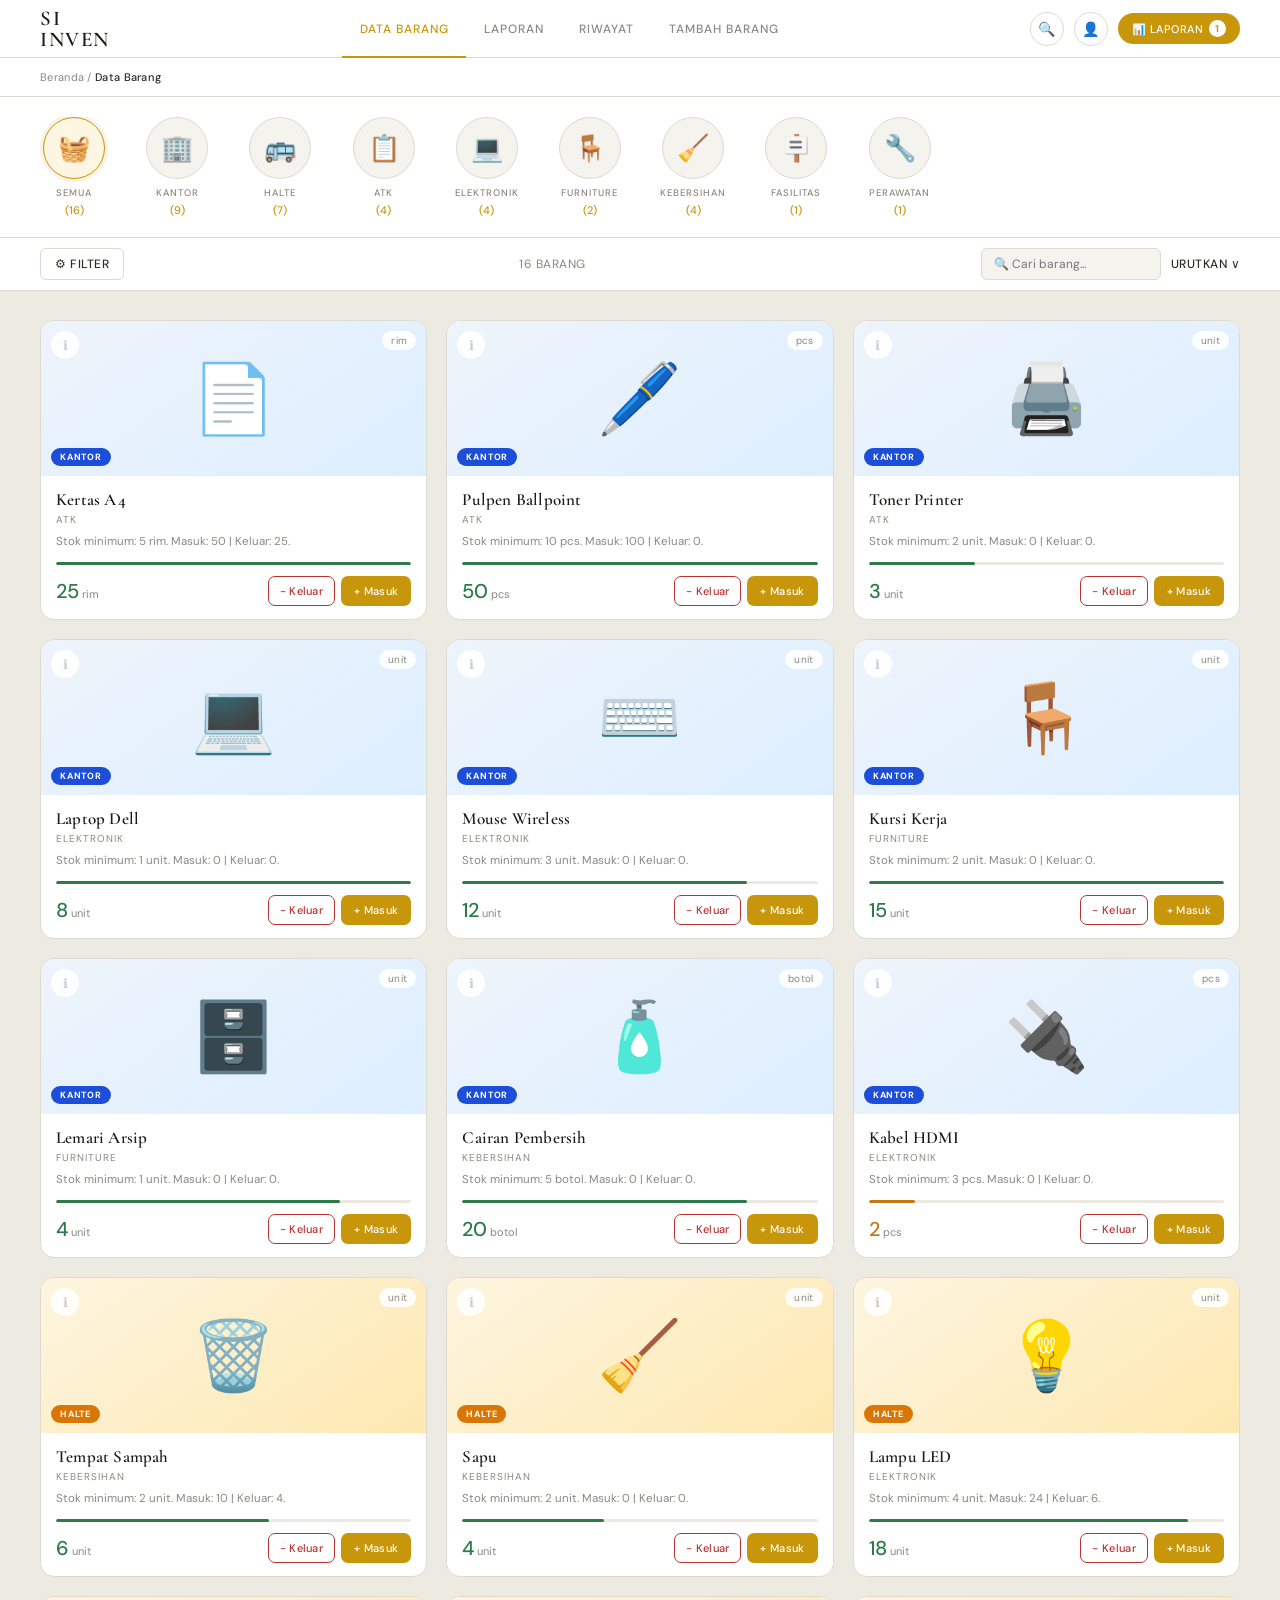
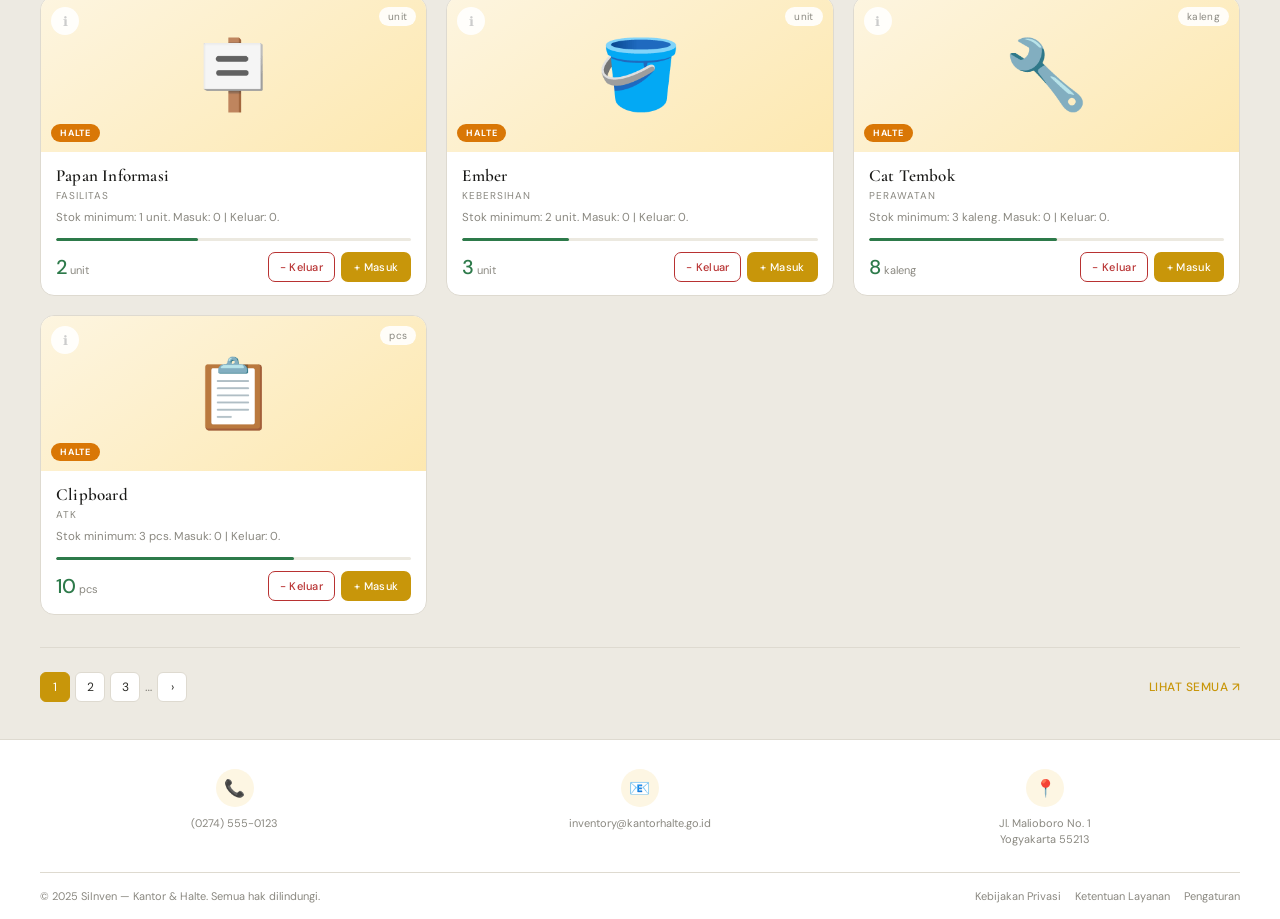
<file: inventory_organic (1).html>
<!DOCTYPE html>
<html lang="id">
<head>
<meta charset="UTF-8">
<meta name="viewport" content="width=device-width, initial-scale=1.0">
<title>SiInven — Sistem Inventory Kantor & Halte</title>
<link href="https://fonts.googleapis.com/css2?family=Cormorant+Garamond:ital,wght@0,400;0,500;0,600;1,400&family=DM+Sans:wght@300;400;500&display=swap" rel="stylesheet">
<style>
*{box-sizing:border-box;margin:0;padding:0}
:root{
  --bg:#edeae2;--white:#ffffff;--black:#1a1a18;
  --gold:#c8960a;--gold2:#e8ae10;--goldbg:#fdf6e3;
  --text:#2c2c28;--muted:#8a8880;--light:#f5f3ee;
  --border:#dedad0;--card:#ffffff;
  --green:#2d7a4a;--red:#b83232;--amber:#c07a10;
  --greenbg:#eaf5ee;--redbg:#fdeaea;--amberbg:#fef6e3;
}
html{scroll-behavior:smooth}
body{font-family:'DM Sans',sans-serif;background:var(--bg);color:var(--text);min-height:100vh;font-size:14px}

/* ===== TOPNAV ===== */
.topnav{background:var(--white);border-bottom:1px solid var(--border);height:58px;display:flex;align-items:center;justify-content:space-between;padding:0 2.5rem;position:sticky;top:0;z-index:200}
.logo{font-family:'Cormorant Garamond',serif;font-size:21px;font-weight:600;letter-spacing:1.5px;line-height:1;color:var(--black);cursor:pointer}
.logo span{display:block}
.nav-menu{display:flex;gap:0;list-style:none}
.nav-menu li a{display:block;padding:0 1.1rem;height:58px;line-height:58px;font-size:12px;font-weight:500;letter-spacing:1px;text-decoration:none;color:var(--muted);transition:color 0.2s;border-bottom:2px solid transparent}
.nav-menu li a.active{color:var(--gold);border-bottom-color:var(--gold)}
.nav-menu li a:hover:not(.active){color:var(--text)}
.nav-right{display:flex;align-items:center;gap:10px}
.nav-icon-btn{width:34px;height:34px;border-radius:50%;border:1px solid var(--border);background:var(--white);display:flex;align-items:center;justify-content:center;cursor:pointer;font-size:14px;transition:all 0.2s}
.nav-icon-btn:hover{background:var(--bg);border-color:var(--gold)}
.notif-btn{background:var(--gold);color:#fff;border:none;border-radius:20px;padding:7px 14px;font-size:11px;font-weight:500;letter-spacing:0.5px;cursor:pointer;display:flex;align-items:center;gap:6px;font-family:inherit;transition:all 0.2s}
.notif-btn:hover{background:var(--gold2);transform:translateY(-1px)}
.notif-badge{background:#fff;color:var(--gold);border-radius:50%;width:17px;height:17px;display:flex;align-items:center;justify-content:center;font-size:10px;font-weight:700}

/* ===== BREADCRUMB ===== */
.breadcrumb{padding:12px 2.5rem;font-size:11px;color:var(--muted);letter-spacing:0.3px;background:var(--white);border-bottom:1px solid var(--border)}
.breadcrumb span{color:var(--text);font-weight:500}

/* ===== CATEGORY SCROLL ===== */
.catbar{background:var(--white);border-bottom:1px solid var(--border);padding:1.25rem 2.5rem}
.catbar-inner{display:flex;gap:2.2rem;overflow-x:auto;scrollbar-width:none;align-items:flex-start}
.catbar-inner::-webkit-scrollbar{display:none}
.cat-item{display:flex;flex-direction:column;align-items:center;gap:8px;cursor:pointer;min-width:68px;transition:all 0.2s}
.cat-circle{width:62px;height:62px;border-radius:50%;border:1.5px solid var(--border);background:var(--light);display:flex;align-items:center;justify-content:center;font-size:26px;transition:all 0.25s}
.cat-item:hover .cat-circle{border-color:var(--gold);background:var(--goldbg)}
.cat-item.active .cat-circle{border-color:var(--gold);background:var(--goldbg);box-shadow:0 0 0 3px rgba(200,150,10,0.12)}
.cat-name{font-size:9.5px;font-weight:500;text-transform:uppercase;letter-spacing:1px;color:var(--muted);text-align:center;line-height:1.3}
.cat-count{font-size:11px;color:var(--gold);font-weight:500;margin-top:-4px}

/* ===== TOOLBAR ===== */
.toolbar{background:var(--white);border-bottom:1px solid var(--border);padding:10px 2.5rem;display:flex;align-items:center;justify-content:space-between}
.filter-btn{display:flex;align-items:center;gap:7px;font-size:12px;font-weight:500;letter-spacing:0.5px;color:var(--text);cursor:pointer;padding:7px 14px;border:1px solid var(--border);border-radius:6px;background:var(--white);font-family:inherit;transition:all 0.2s}
.filter-btn:hover{border-color:var(--gold);background:var(--goldbg)}
.item-count{font-size:12px;color:var(--muted);letter-spacing:0.5px}
.sort-right{display:flex;align-items:center;gap:10px}
.sort-btn{font-size:12px;font-weight:500;letter-spacing:0.5px;color:var(--text);background:none;border:none;cursor:pointer;font-family:inherit;display:flex;align-items:center;gap:4px}
.search-mini{padding:7px 12px;border:1px solid var(--border);border-radius:6px;font-size:12px;font-family:inherit;background:var(--light);color:var(--text);outline:none;width:180px;transition:border-color 0.2s}
.search-mini:focus{border-color:var(--gold);background:#fff}

/* ===== MAIN GRID ===== */
.main{padding:1.8rem 2.5rem}
.products-grid{display:grid;grid-template-columns:repeat(3,1fr);gap:1.2rem}

/* ===== PRODUCT / ITEM CARD ===== */
.pcard{background:var(--card);border:1px solid var(--border);border-radius:14px;overflow:hidden;cursor:pointer;transition:all 0.28s;position:relative;animation:fadeUp 0.35s ease both}
.pcard:hover{transform:translateY(-4px);box-shadow:0 10px 28px rgba(0,0,0,0.09);border-color:rgba(200,150,10,0.35)}
@keyframes fadeUp{from{opacity:0;transform:translateY(14px)}to{opacity:1;transform:translateY(0)}}
.pcard-img{height:155px;background:var(--light);display:flex;align-items:center;justify-content:center;position:relative;overflow:hidden}
.pcard-img.lokasi-kantor{background:linear-gradient(145deg,#eef4fb,#ddeeff)}
.pcard-img.lokasi-halte{background:linear-gradient(145deg,#fdf5e0,#fde8b0)}
.pcard-emoji{font-size:68px;transition:transform 0.4s ease;user-select:none}
.pcard:hover .pcard-emoji{transform:scale(1.08) rotate(-4deg)}
.pcard-weight{position:absolute;top:10px;right:10px;background:rgba(255,255,255,0.88);border-radius:20px;padding:3px 9px;font-size:10px;color:var(--muted);letter-spacing:0.3px;backdrop-filter:blur(4px)}
.fav-btn{position:absolute;top:10px;left:10px;width:28px;height:28px;border-radius:50%;background:rgba(255,255,255,0.88);border:none;cursor:pointer;display:flex;align-items:center;justify-content:center;font-size:13px;color:#ccc;transition:all 0.2s;backdrop-filter:blur(4px)}
.fav-btn:hover,.fav-btn.on{color:#e05050}
.loc-badge{position:absolute;bottom:10px;left:10px;padding:3px 9px;border-radius:20px;font-size:9px;font-weight:700;letter-spacing:0.8px;text-transform:uppercase}
.loc-badge.kantor{background:#1d4ed8;color:#fff}
.loc-badge.halte{background:#d97706;color:#fff}
.pcard-body{padding:13px 15px}
.pcard-name{font-family:'Cormorant Garamond',serif;font-size:17px;font-weight:600;letter-spacing:0.2px;margin-bottom:3px;color:var(--black)}
.pcard-cat{font-size:10px;text-transform:uppercase;letter-spacing:1px;color:var(--muted);margin-bottom:7px}
.pcard-desc{font-size:11.5px;color:var(--muted);line-height:1.55;margin-bottom:11px;display:-webkit-box;-webkit-line-clamp:2;-webkit-box-orient:vertical;overflow:hidden}
.stock-bar-wrap{margin-bottom:11px}
.stock-bar-track{height:3px;background:#ece9e0;border-radius:3px;overflow:hidden}
.stock-bar-fill{height:100%;border-radius:3px;transition:width 0.6s ease}
.stock-bar-fill.ok{background:var(--green)}
.stock-bar-fill.low{background:var(--amber)}
.stock-bar-fill.out{background:var(--red)}
.pcard-foot{display:flex;align-items:center;justify-content:space-between}
.pcard-stock{display:flex;align-items:baseline;gap:3px}
.pcard-stok-num{font-size:20px;font-weight:500;line-height:1}
.pcard-stok-num.ok{color:var(--green)}
.pcard-stok-num.low{color:var(--amber)}
.pcard-stok-num.out{color:var(--red)}
.pcard-unit{font-size:11px;color:var(--muted)}
.action-btns{display:flex;gap:6px}
.btn-masuk{background:var(--gold);color:#fff;border:none;border-radius:7px;padding:7px 13px;font-size:11px;font-weight:500;cursor:pointer;letter-spacing:0.3px;transition:all 0.2s;font-family:inherit}
.btn-masuk:hover{background:var(--gold2);transform:translateY(-1px)}
.btn-keluar{background:var(--white);color:var(--red);border:1px solid var(--red);border-radius:7px;padding:7px 11px;font-size:11px;font-weight:500;cursor:pointer;letter-spacing:0.3px;transition:all 0.2s;font-family:inherit}
.btn-keluar:hover{background:var(--redbg);transform:translateY(-1px)}

/* ===== PAGINATION ===== */
.pagination-wrap{display:flex;align-items:center;justify-content:space-between;margin-top:2rem;padding-top:1.5rem;border-top:1px solid var(--border)}
.pages{display:flex;gap:5px}
.pg{width:30px;height:30px;border-radius:6px;border:1px solid var(--border);background:#fff;font-size:12px;cursor:pointer;display:flex;align-items:center;justify-content:center;transition:all 0.2s;font-family:inherit;color:var(--text)}
.pg.active{background:var(--gold);color:#fff;border-color:var(--gold)}
.pg:hover:not(.active){border-color:var(--gold);background:var(--goldbg)}
.see-more-link{color:var(--gold);font-size:12px;font-weight:500;letter-spacing:0.5px;cursor:pointer;background:none;border:none;font-family:inherit;display:flex;align-items:center;gap:4px}
.see-more-link:hover{text-decoration:underline}

/* ===== FOOTER ===== */
footer{background:var(--white);border-top:1px solid var(--border);padding:1.8rem 2.5rem 1rem;margin-top:0.5rem}
.footer-contacts{display:grid;grid-template-columns:1fr 1fr 1fr;gap:1rem;text-align:center;margin-bottom:1.5rem}
.fc{display:flex;flex-direction:column;align-items:center;gap:8px}
.fc-icon{width:38px;height:38px;border-radius:50%;background:var(--goldbg);display:flex;align-items:center;justify-content:center;font-size:17px}
.fc-text{font-size:11px;color:var(--muted);line-height:1.5}
.footer-bottom{border-top:1px solid var(--border);padding-top:1rem;display:flex;align-items:center;justify-content:space-between}
.footer-copy{font-size:11px;color:var(--muted)}
.footer-links{display:flex;gap:14px}
.footer-links a{font-size:11px;color:var(--muted);text-decoration:none}
.footer-links a:hover{color:var(--text)}

/* ===== MODAL ===== */
.overlay{display:none;position:fixed;inset:0;background:rgba(26,26,24,0.55);z-index:500;align-items:center;justify-content:center;padding:1.5rem;backdrop-filter:blur(2px)}
.overlay.open{display:flex;animation:fadeIn 0.2s ease}
@keyframes fadeIn{from{opacity:0}to{opacity:1}}
.modal{background:#fff;border-radius:18px;padding:0;width:100%;max-width:460px;overflow:hidden;box-shadow:0 20px 60px rgba(0,0,0,0.2)}
.modal-img{height:160px;display:flex;align-items:center;justify-content:center;font-size:80px}
.modal-img.lokasi-kantor{background:linear-gradient(145deg,#eef4fb,#ddeeff)}
.modal-img.lokasi-halte{background:linear-gradient(145deg,#fdf5e0,#fde8b0)}
.modal-content{padding:1.5rem}
.modal-header{display:flex;align-items:flex-start;justify-content:space-between;margin-bottom:1rem}
.modal-title{font-family:'Cormorant Garamond',serif;font-size:22px;font-weight:600}
.modal-close{background:none;border:none;font-size:20px;cursor:pointer;color:var(--muted);padding:0 4px;border-radius:6px}
.modal-close:hover{color:var(--text);background:var(--bg)}
.modal-stats{display:grid;grid-template-columns:1fr 1fr 1fr;gap:8px;margin-bottom:1.2rem}
.mstat{border-radius:8px;padding:10px;text-align:center}
.mstat.masuk{background:var(--greenbg)}
.mstat.keluar{background:var(--redbg)}
.mstat.sisa{background:#dbeafe}
.mstat-num{font-size:22px;font-weight:600}
.mstat.masuk .mstat-num{color:var(--green)}
.mstat.keluar .mstat-num{color:var(--red)}
.mstat.sisa .mstat-num{color:#1d4ed8}
.mstat-lbl{font-size:9.5px;text-transform:uppercase;letter-spacing:0.8px;margin-top:2px;opacity:0.7}
.modal-form{margin-bottom:1rem}
.modal-form-row{display:grid;grid-template-columns:1fr 1fr;gap:8px;margin-bottom:8px}
.mf-group{display:flex;flex-direction:column;gap:3px}
.mf-label{font-size:10px;text-transform:uppercase;letter-spacing:0.8px;font-weight:500;color:var(--muted)}
.mf-input,.mf-select{padding:8px 11px;border:1px solid var(--border);border-radius:7px;font-size:12px;font-family:inherit;color:var(--text);background:#fff;transition:border-color 0.2s;outline:none}
.mf-input:focus,.mf-select:focus{border-color:var(--gold)}
.modal-btns{display:grid;grid-template-columns:1fr 1fr;gap:8px}
.mbtn-masuk{background:var(--gold);color:#fff;border:none;border-radius:8px;padding:9px;font-size:12px;font-weight:500;cursor:pointer;font-family:inherit;letter-spacing:0.3px;transition:all 0.2s}
.mbtn-masuk:hover{background:var(--gold2)}
.mbtn-keluar{background:#fff;color:var(--red);border:1px solid var(--red);border-radius:8px;padding:9px;font-size:12px;font-weight:500;cursor:pointer;font-family:inherit;letter-spacing:0.3px;transition:all 0.2s}
.mbtn-keluar:hover{background:var(--redbg)}

/* ===== TAMBAH BARANG MODAL ===== */
.add-modal{max-width:500px}
.add-modal .modal-content{max-height:80vh;overflow-y:auto}
.add-form-grid{display:grid;grid-template-columns:1fr 1fr;gap:10px;margin-bottom:12px}
.add-form-grid.single{grid-template-columns:1fr}
.add-form-grid.triple{grid-template-columns:1fr 1fr 1fr}

/* ===== LAPORAN PAGE ===== */
.laporan-wrap{padding:1.8rem 2.5rem}
.lap-summary{display:grid;grid-template-columns:repeat(3,1fr);gap:1.2rem;margin-bottom:1.8rem}
.lap-card{border-radius:14px;padding:1.2rem;text-align:center;border:1px solid transparent}
.lap-card.masuk{background:var(--greenbg);border-color:#b7e4c7}
.lap-card.keluar{background:var(--redbg);border-color:#fbc4c4}
.lap-card.sisa{background:#dbeafe;border-color:#bfdbfe}
.lap-num{font-size:32px;font-weight:500;line-height:1;font-family:'Cormorant Garamond',serif}
.lap-card.masuk .lap-num{color:var(--green)}
.lap-card.keluar .lap-num{color:var(--red)}
.lap-card.sisa .lap-num{color:#1d4ed8}
.lap-lbl{font-size:10px;text-transform:uppercase;letter-spacing:1px;margin-top:6px;opacity:0.65}
.lap-filter-row{display:flex;gap:10px;margin-bottom:1.2rem;align-items:center;flex-wrap:wrap}
.lap-select{padding:7px 12px;border:1px solid var(--border);border-radius:7px;font-size:12px;font-family:inherit;background:var(--white);color:var(--text);outline:none;transition:border-color 0.2s}
.lap-select:focus{border-color:var(--gold)}
.table-wrap{background:var(--white);border-radius:12px;border:1px solid var(--border);overflow:hidden}
table{width:100%;border-collapse:collapse;font-size:12px}
th{background:var(--light);padding:10px 14px;text-align:left;font-size:10px;text-transform:uppercase;letter-spacing:0.8px;font-weight:500;color:var(--muted);border-bottom:1px solid var(--border)}
td{padding:10px 14px;border-bottom:1px solid var(--border);color:var(--text)}
tr:last-child td{border-bottom:none}
tr:hover td{background:#fafaf7}
.tbadge{padding:3px 9px;border-radius:20px;font-size:10px;font-weight:600;letter-spacing:0.3px}
.tbadge.kantor{background:#dbeafe;color:#1d4ed8}
.tbadge.halte{background:#fef3c7;color:#92400e}
.tbadge.ok{background:var(--greenbg);color:var(--green)}
.tbadge.low{background:#fef3c7;color:#92400e}
.tbadge.out{background:var(--redbg);color:var(--red)}
.tbadge.min{background:var(--redbg);color:var(--red)}
.tbadge.kl{background:var(--redbg);color:var(--red)}
.tbadge.mk{background:var(--greenbg);color:var(--green)}

/* ===== RIWAYAT TABS ===== */
.rtabs{display:flex;gap:6px;margin-bottom:1.2rem}
.rtab{padding:6px 16px;border-radius:20px;font-size:11px;font-weight:500;cursor:pointer;border:1px solid var(--border);background:#fff;color:var(--muted);letter-spacing:0.3px;transition:all 0.2s}
.rtab.active{background:var(--gold);color:#fff;border-color:var(--gold)}
.rtab:hover:not(.active){border-color:var(--gold);background:var(--goldbg)}

/* ===== TOAST ===== */
.toast{position:fixed;bottom:22px;right:22px;background:var(--black);color:#fff;padding:10px 18px;border-radius:9px;font-size:12px;font-weight:400;z-index:999;transform:translateY(14px);opacity:0;transition:all 0.28s;pointer-events:none;max-width:280px}
.toast.show{transform:translateY(0);opacity:1}
.toast.ok{background:var(--green)}
.toast.err{background:var(--red)}

/* ===== EMPTY ===== */
.empty{text-align:center;padding:3rem;color:var(--muted);grid-column:1/-1}
.empty-icon{font-size:48px;margin-bottom:0.75rem}

/* ===== PULSE ===== */
@keyframes float{0%,100%{transform:translateY(0)}50%{transform:translateY(-7px)}}
</style>
</head>
<body>

<!-- TOP NAV -->
<nav class="topnav">
  <div class="logo" onclick="gotoPage('barang')"><span>SI</span><span>INVEN</span></div>
  <ul class="nav-menu">
    <li><a href="#" id="nav-barang" class="active" onclick="gotoPage('barang');return false">DATA BARANG</a></li>
    <li><a href="#" id="nav-laporan" onclick="gotoPage('laporan');return false">LAPORAN</a></li>
    <li><a href="#" id="nav-riwayat" onclick="gotoPage('riwayat');return false">RIWAYAT</a></li>
    <li><a href="#" id="nav-tambah" onclick="openAddModal();return false">TAMBAH BARANG</a></li>
  </ul>
  <div class="nav-right">
    <div class="nav-icon-btn" title="Pencarian" onclick="focusSearch()">🔍</div>
    <div class="nav-icon-btn" title="Profil">👤</div>
    <button class="notif-btn" onclick="gotoPage('laporan')">📊 LAPORAN <span class="notif-badge" id="low-count">0</span></button>
  </div>
</nav>

<!-- BREADCRUMB -->
<div class="breadcrumb" id="breadcrumb">Beranda / <span id="bc-page">Data Barang</span></div>

<!-- CATEGORY BAR -->
<div class="catbar" id="catbar">
  <div class="catbar-inner" id="catbar-inner"></div>
</div>

<!-- TOOLBAR -->
<div class="toolbar" id="toolbar-el">
  <button class="filter-btn" onclick="toggleFilter()">⚙ FILTER</button>
  <span class="item-count" id="item-count">— BARANG</span>
  <div class="sort-right">
    <input class="search-mini" id="search-input" type="text" placeholder="🔍 Cari barang..." oninput="doSearch(this.value)">
    <button class="sort-btn">URUTKAN ∨</button>
  </div>
</div>

<!-- ===== PAGE: DATA BARANG ===== -->
<div id="page-barang">
  <div class="main">
    <div class="products-grid" id="products-grid"></div>
    <div class="pagination-wrap">
      <div class="pages">
        <button class="pg active">1</button>
        <button class="pg">2</button>
        <button class="pg">3</button>
        <span style="color:var(--muted);font-size:13px;line-height:30px">…</span>
        <button class="pg">›</button>
      </div>
      <button class="see-more-link">LIHAT SEMUA ↗</button>
    </div>
  </div>
</div>

<!-- ===== PAGE: LAPORAN ===== -->
<div id="page-laporan" style="display:none">
  <div class="laporan-wrap">
    <div class="lap-summary">
      <div class="lap-card masuk"><div class="lap-num" id="r-masuk">0</div><div class="lap-lbl">Total Masuk</div></div>
      <div class="lap-card keluar"><div class="lap-num" id="r-keluar">0</div><div class="lap-lbl">Total Keluar</div></div>
      <div class="lap-card sisa"><div class="lap-num" id="r-sisa">0</div><div class="lap-lbl">Sisa Stok</div></div>
    </div>
    <div class="lap-filter-row">
      <select class="lap-select" id="f-lokasi" onchange="renderLaporan()"><option value="">Semua Lokasi</option><option>Kantor</option><option>Halte</option></select>
      <select class="lap-select" id="f-kategori" onchange="renderLaporan()"><option value="">Semua Kategori</option></select>
      <select class="lap-select" id="f-status" onchange="renderLaporan()"><option value="">Semua Status</option><option value="ok">Stok Aman</option><option value="low">Stok Menipis</option><option value="out">Stok Habis</option></select>
    </div>
    <div class="table-wrap" id="tbl-laporan"></div>
  </div>
</div>

<!-- ===== PAGE: RIWAYAT ===== -->
<div id="page-riwayat" style="display:none">
  <div class="laporan-wrap">
    <div class="rtabs">
      <button class="rtab active" id="rtab-semua" onclick="setRtab('semua',this)">Semua Transaksi</button>
      <button class="rtab" id="rtab-masuk" onclick="setRtab('masuk',this)">📥 Barang Masuk</button>
      <button class="rtab" id="rtab-keluar" onclick="setRtab('keluar',this)">📤 Barang Keluar</button>
    </div>
    <div class="lap-filter-row">
      <select class="lap-select" id="rh-lokasi" onchange="renderRiwayat()"><option value="">Semua Lokasi</option><option>Kantor</option><option>Halte</option></select>
      <input class="search-mini" type="text" placeholder="Cari nama barang..." oninput="rhSearch=this.value;renderRiwayat()" style="width:200px">
    </div>
    <div class="table-wrap" id="tbl-riwayat"></div>
  </div>
</div>

<!-- FOOTER -->
<footer>
  <div class="footer-contacts">
    <div class="fc"><div class="fc-icon">📞</div><div class="fc-text">(0274) 555-0123</div></div>
    <div class="fc"><div class="fc-icon">📧</div><div class="fc-text">inventory@kantorhalte.go.id</div></div>
    <div class="fc"><div class="fc-icon">📍</div><div class="fc-text">Jl. Malioboro No. 1<br>Yogyakarta 55213</div></div>
  </div>
  <div class="footer-bottom">
    <span class="footer-copy">© 2025 SiInven — Kantor & Halte. Semua hak dilindungi.</span>
    <div class="footer-links">
      <a href="#">Kebijakan Privasi</a>
      <a href="#">Ketentuan Layanan</a>
      <a href="#">Pengaturan</a>
    </div>
  </div>
</footer>

<!-- MODAL TRANSAKSI -->
<div class="overlay" id="modal-trx">
  <div class="modal">
    <div class="modal-img" id="mimg"></div>
    <div class="modal-content">
      <div class="modal-header">
        <div>
          <div class="modal-title" id="mtitle">—</div>
          <div style="font-size:11px;color:var(--muted);margin-top:2px" id="mcat">—</div>
        </div>
        <button class="modal-close" onclick="closeModal('modal-trx')">✕</button>
      </div>
      <div class="modal-stats">
        <div class="mstat masuk"><div class="mstat-num" id="md-masuk">0</div><div class="mstat-lbl">Masuk</div></div>
        <div class="mstat keluar"><div class="mstat-num" id="md-keluar">0</div><div class="mstat-lbl">Keluar</div></div>
        <div class="mstat sisa"><div class="mstat-num" id="md-sisa">0</div><div class="mstat-lbl">Sisa Stok</div></div>
      </div>
      <div class="modal-form">
        <div class="modal-form-row">
          <div class="mf-group"><label class="mf-label">Jumlah</label><input class="mf-input" type="number" id="mf-jumlah" min="1" placeholder="0"></div>
          <div class="mf-group"><label class="mf-label">Tanggal</label><input class="mf-input" type="date" id="mf-tanggal"></div>
        </div>
        <div class="mf-group" style="margin-bottom:0"><label class="mf-label">Keterangan</label><input class="mf-input" type="text" id="mf-ket" placeholder="Sumber / tujuan..."></div>
      </div>
      <div class="modal-btns">
        <button class="mbtn-masuk" onclick="doTrx('masuk')">📥 CATAT MASUK</button>
        <button class="mbtn-keluar" onclick="doTrx('keluar')">📤 CATAT KELUAR</button>
      </div>
    </div>
  </div>
</div>

<!-- MODAL TAMBAH BARANG -->
<div class="overlay" id="modal-add">
  <div class="modal add-modal">
    <div class="modal-img lokasi-kantor" id="add-preview" style="font-size:72px">📦</div>
    <div class="modal-content">
      <div class="modal-header">
        <div class="modal-title">Tambah Barang Baru</div>
        <button class="modal-close" onclick="closeModal('modal-add')">✕</button>
      </div>
      <div class="add-form-grid">
        <div class="mf-group"><label class="mf-label">Nama Barang</label><input class="mf-input" id="a-nama" placeholder="Nama barang..."></div>
        <div class="mf-group"><label class="mf-label">Lokasi</label><select class="mf-select" id="a-lokasi" onchange="updateAddPreview()"><option>Kantor</option><option>Halte</option></select></div>
      </div>
      <div class="add-form-grid triple">
        <div class="mf-group"><label class="mf-label">Kategori</label><input class="mf-input" id="a-kat" placeholder="ATK, Elektronik..."></div>
        <div class="mf-group"><label class="mf-label">Satuan</label><input class="mf-input" id="a-sat" placeholder="pcs, unit..."></div>
        <div class="mf-group"><label class="mf-label">Stok Awal</label><input class="mf-input" type="number" id="a-stok" placeholder="0" min="0"></div>
      </div>
      <div class="add-form-grid">
        <div class="mf-group"><label class="mf-label">Stok Minimum (Alert)</label><input class="mf-input" type="number" id="a-min" value="5" min="0"></div>
        <div class="mf-group"><label class="mf-label">Foto / Ikon Barang</label>
          <select class="mf-select" id="a-emoji" onchange="updateAddPreview()">
            <option value="📄">📄 Kertas/Dokumen</option><option value="🖊️">🖊️ Pulpen</option><option value="📎">📎 Klip Kertas</option>
            <option value="📌">📌 Pushpin</option><option value="🖨️">🖨️ Printer</option><option value="💻">💻 Laptop</option>
            <option value="📱">📱 Smartphone</option><option value="⌨️">⌨️ Keyboard</option><option value="🖥️">🖥️ Monitor</option>
            <option value="🔌">🔌 Kabel/Adaptor</option><option value="🪑">🪑 Kursi</option><option value="🗄️">🗄️ Lemari Arsip</option>
            <option value="🧹">🧹 Sapu</option><option value="🧴">🧴 Cairan Pembersih</option><option value="🪣">🪣 Ember</option>
            <option value="💡">💡 Lampu</option><option value="🔧">🔧 Peralatan</option><option value="📋">📋 Clipboard</option>
            <option value="🪧">🪧 Papan Informasi</option><option value="🚌">🚌 Perlengkapan Halte</option><option value="🧰">🧰 Toolbox</option>
            <option value="🗑️">🗑️ Tempat Sampah</option><option value="📦">📦 Kardus</option><option value="🧽">🧽 Spons</option>
          </select>
        </div>
      </div>
      <button class="mbtn-masuk" style="width:100%;padding:11px;font-size:13px;border-radius:9px" onclick="simpanBarang()">➕ SIMPAN BARANG</button>
    </div>
  </div>
</div>

<div class="toast" id="toast"></div>

<script>
// =========== DATA ===========
var barang = [
  {id:1,nama:'Kertas A4',lokasi:'Kantor',kat:'ATK',sat:'rim',stok:25,min:5,emoji:'📄'},
  {id:2,nama:'Pulpen Ballpoint',lokasi:'Kantor',kat:'ATK',sat:'pcs',stok:50,min:10,emoji:'🖊️'},
  {id:3,nama:'Toner Printer',lokasi:'Kantor',kat:'ATK',sat:'unit',stok:3,min:2,emoji:'🖨️'},
  {id:4,nama:'Laptop Dell',lokasi:'Kantor',kat:'Elektronik',sat:'unit',stok:8,min:1,emoji:'💻'},
  {id:5,nama:'Mouse Wireless',lokasi:'Kantor',kat:'Elektronik',sat:'unit',stok:12,min:3,emoji:'⌨️'},
  {id:6,nama:'Kursi Kerja',lokasi:'Kantor',kat:'Furniture',sat:'unit',stok:15,min:2,emoji:'🪑'},
  {id:7,nama:'Lemari Arsip',lokasi:'Kantor',kat:'Furniture',sat:'unit',stok:4,min:1,emoji:'🗄️'},
  {id:8,nama:'Cairan Pembersih',lokasi:'Kantor',kat:'Kebersihan',sat:'botol',stok:20,min:5,emoji:'🧴'},
  {id:9,nama:'Kabel HDMI',lokasi:'Kantor',kat:'Elektronik',sat:'pcs',stok:2,min:3,emoji:'🔌'},
  {id:10,nama:'Tempat Sampah',lokasi:'Halte',kat:'Kebersihan',sat:'unit',stok:6,min:2,emoji:'🗑️'},
  {id:11,nama:'Sapu',lokasi:'Halte',kat:'Kebersihan',sat:'unit',stok:4,min:2,emoji:'🧹'},
  {id:12,nama:'Lampu LED',lokasi:'Halte',kat:'Elektronik',sat:'unit',stok:18,min:4,emoji:'💡'},
  {id:13,nama:'Papan Informasi',lokasi:'Halte',kat:'Fasilitas',sat:'unit',stok:2,min:1,emoji:'🪧'},
  {id:14,nama:'Ember',lokasi:'Halte',kat:'Kebersihan',sat:'unit',stok:3,min:2,emoji:'🪣'},
  {id:15,nama:'Cat Tembok',lokasi:'Halte',kat:'Perawatan',sat:'kaleng',stok:8,min:3,emoji:'🔧'},
  {id:16,nama:'Clipboard',lokasi:'Halte',kat:'ATK',sat:'pcs',stok:10,min:3,emoji:'📋'},
];
var transaksi = [
  {id:1,bid:1,tipe:'masuk',jml:50,tgl:'2025-01-05',ket:'Pengadaan awal',lok:'Kantor'},
  {id:2,bid:2,tipe:'masuk',jml:100,tgl:'2025-01-05',ket:'Pengadaan awal',lok:'Kantor'},
  {id:3,bid:1,tipe:'keluar',jml:25,tgl:'2025-01-10',ket:'Pemakaian',lok:'Kantor'},
  {id:4,bid:10,tipe:'masuk',jml:10,tgl:'2025-01-06',ket:'Pengadaan halte',lok:'Halte'},
  {id:5,bid:10,tipe:'keluar',jml:4,tgl:'2025-01-15',ket:'Rusak diganti',lok:'Halte'},
  {id:6,bid:12,tipe:'masuk',jml:24,tgl:'2025-01-07',ket:'Pengadaan lampu',lok:'Halte'},
  {id:7,bid:12,tipe:'keluar',jml:6,tgl:'2025-01-20',ket:'Penggantian mati',lok:'Halte'},
];
var nextId=17,nextTrxId=8;
var activeCat='semua',searchQ='',activeBarangId=null;
var rhTab='semua',rhSearch='';

// =========== HELPERS ===========
function getB(id){return barang.find(b=>b.id==id)}
function stockStatus(b){if(b.stok<=0)return'out';if(b.stok<=b.min)return'low';return'ok'}
function statusLabel(s){return s==='ok'?'Aman':s==='low'?'Menipis':'Habis'}
function todayStr(){var d=new Date(),m=String(d.getMonth()+1).padStart(2,'0'),dd=String(d.getDate()).padStart(2,'0');return d.getFullYear()+'-'+m+'-'+dd}
function getCategories(){return['semua',...new Set(barang.map(b=>b.kat))]}
function getLokCount(l){return barang.filter(b=>b.lokasi===l).length}
function getCatCount(c){return c==='semua'?barang.length:barang.filter(b=>b.kat===c).length}
function toast(msg,type){var t=document.getElementById('toast');t.textContent=msg;t.className='toast '+(type||'');t.classList.add('show');clearTimeout(t._t);t._t=setTimeout(()=>t.classList.remove('show'),2800)}
function focusSearch(){document.getElementById('search-input').focus()}

// =========== CATBAR ===========
function buildCatbar(){
  var cats = getCategories();
  var html = '';
  // Semua
  html += catItem('semua','🧺','Semua',barang.length,activeCat==='semua');
  // Kantor
  html += catItem('_kantor','🏢','Kantor',getLokCount('Kantor'),activeCat==='_kantor');
  // Halte
  html += catItem('_halte','🚌','Halte',getLokCount('Halte'),activeCat==='_halte');
  // By kategori
  cats.filter(c=>c!=='semua').forEach(c=>{
    var icons={'ATK':'📋','Elektronik':'💻','Furniture':'🪑','Kebersihan':'🧹','Fasilitas':'🪧','Perawatan':'🔧'};
    html += catItem(c, icons[c]||'📦', c, getCatCount(c), activeCat===c);
  });
  document.getElementById('catbar-inner').innerHTML = html;
}
function catItem(val,icon,name,cnt,active){
  return '<div class="cat-item'+(active?' active':'')+'" onclick="setCat(\''+val+'\',this)"><div class="cat-circle">'+icon+'</div><div class="cat-name">'+name+'</div><div class="cat-count">('+cnt+')</div></div>';
}
function setCat(val,el){
  activeCat=val;
  document.querySelectorAll('.cat-item').forEach(c=>c.classList.remove('active'));
  el.classList.add('active');
  renderGrid();
}

// =========== GRID ===========
function getFilteredBarang(){
  return barang.filter(b=>{
    if(activeCat==='_kantor'&&b.lokasi!=='Kantor')return false;
    if(activeCat==='_halte'&&b.lokasi!=='Halte')return false;
    if(activeCat!=='semua'&&activeCat!=='_kantor'&&activeCat!=='_halte'&&b.kat!==activeCat)return false;
    if(searchQ&&!b.nama.toLowerCase().includes(searchQ.toLowerCase())&&!b.kat.toLowerCase().includes(searchQ.toLowerCase()))return false;
    return true;
  });
}
function renderGrid(){
  var list=getFilteredBarang();
  document.getElementById('item-count').textContent=list.length+' BARANG';
  var g=document.getElementById('products-grid');
  if(!list.length){g.innerHTML='<div class="empty"><div class="empty-icon">🔍</div><p>Tidak ada barang ditemukan</p></div>';return;}
  g.innerHTML=list.map((b,i)=>{
    var st=stockStatus(b),pct=Math.min(100,b.min?Math.round(b.stok/(b.min*5)*100):40);
    var trxB=transaksi.filter(t=>t.bid===b.id);
    var tm=trxB.filter(t=>t.tipe==='masuk').reduce((a,t)=>a+t.jml,0);
    var tk=trxB.filter(t=>t.tipe==='keluar').reduce((a,t)=>a+t.jml,0);
    return '<div class="pcard" style="animation-delay:'+(i*0.055).toFixed(2)+'s" onclick="openTrxModal('+b.id+')">'
      +'<div class="pcard-img lokasi-'+b.lokasi.toLowerCase()+'">'
      +'<span class="pcard-emoji" style="animation:float 3s ease-in-out '+(i*0.3).toFixed(1)+'s infinite">'+b.emoji+'</span>'
      +'<span class="pcard-weight">'+b.sat+'</span>'
      +'<span class="fav-btn" onclick="event.stopPropagation()" title="'+tm+' masuk / '+tk+' keluar">ℹ</span>'
      +'<span class="loc-badge '+b.lokasi.toLowerCase()+'">'+b.lokasi+'</span>'
      +'</div>'
      +'<div class="pcard-body">'
      +'<div class="pcard-name">'+b.nama+'</div>'
      +'<div class="pcard-cat">'+b.kat+'</div>'
      +'<div class="pcard-desc">Stok minimum: '+b.min+' '+b.sat+'. Masuk: '+tm+' | Keluar: '+tk+'.</div>'
      +'<div class="stock-bar-wrap"><div class="stock-bar-track"><div class="stock-bar-fill '+st+'" style="width:'+pct+'%"></div></div></div>'
      +'<div class="pcard-foot">'
      +'<div class="pcard-stock"><span class="pcard-stok-num '+st+'">'+b.stok+'</span><span class="pcard-unit"> '+b.sat+'</span></div>'
      +'<div class="action-btns">'
      +'<button class="btn-keluar" onclick="quickTrx(event,'+b.id+',\'keluar\')">− Keluar</button>'
      +'<button class="btn-masuk" onclick="quickTrx(event,'+b.id+',\'masuk\')">+ Masuk</button>'
      +'</div></div></div></div>';
  }).join('');
  updateLowCount();
}
function doSearch(v){searchQ=v;renderGrid()}

// =========== QUICK TRX ===========
function quickTrx(e,id,tipe){
  e.stopPropagation();
  openTrxModal(id);
}

// =========== TRX MODAL ===========
function openTrxModal(id){
  activeBarangId=id;
  var b=getB(id);
  var trxB=transaksi.filter(t=>t.bid===id);
  var tm=trxB.filter(t=>t.tipe==='masuk').reduce((a,t)=>a+t.jml,0);
  var tk=trxB.filter(t=>t.tipe==='keluar').reduce((a,t)=>a+t.jml,0);
  document.getElementById('mimg').className='modal-img lokasi-'+b.lokasi.toLowerCase();
  document.getElementById('mimg').textContent=b.emoji;
  document.getElementById('mtitle').textContent=b.nama;
  document.getElementById('mcat').textContent=b.kat+' — '+b.lokasi;
  document.getElementById('md-masuk').textContent=tm;
  document.getElementById('md-keluar').textContent=tk;
  document.getElementById('md-sisa').textContent=b.stok;
  document.getElementById('mf-jumlah').value='';
  document.getElementById('mf-tanggal').value=todayStr();
  document.getElementById('mf-ket').value='';
  document.getElementById('modal-trx').classList.add('open');
}
function doTrx(tipe){
  var b=getB(activeBarangId);
  var jml=parseInt(document.getElementById('mf-jumlah').value)||0;
  var tgl=document.getElementById('mf-tanggal').value;
  var ket=document.getElementById('mf-ket').value||'-';
  if(!jml||!tgl){toast('⚠️ Jumlah dan tanggal wajib diisi','err');return}
  if(tipe==='keluar'&&jml>b.stok){toast('❌ Stok tidak cukup! Tersisa '+b.stok+' '+b.sat,'err');return}
  if(tipe==='masuk')b.stok+=jml;else b.stok-=jml;
  transaksi.push({id:nextTrxId++,bid:b.id,tipe:tipe,jml:jml,tgl:tgl,ket:ket,lok:b.lokasi});
  document.getElementById('md-masuk').textContent=transaksi.filter(t=>t.bid===b.id&&t.tipe==='masuk').reduce((a,t)=>a+t.jml,0);
  document.getElementById('md-keluar').textContent=transaksi.filter(t=>t.bid===b.id&&t.tipe==='keluar').reduce((a,t)=>a+t.jml,0);
  document.getElementById('md-sisa').textContent=b.stok;
  document.getElementById('mf-jumlah').value='';
  document.getElementById('mf-ket').value='';
  closeModal('modal-trx');
  renderGrid();buildCatbar();
  toast(tipe==='masuk'?'✅ Barang masuk berhasil dicatat':'✅ Barang keluar berhasil dicatat','ok');
}

// =========== ADD MODAL ===========
function openAddModal(){
  document.getElementById('modal-add').classList.add('open');
  updateAddPreview();
}
function updateAddPreview(){
  var lok=document.getElementById('a-lokasi').value;
  var em=document.getElementById('a-emoji').value;
  var prev=document.getElementById('add-preview');
  prev.className='modal-img lokasi-'+lok.toLowerCase();
  prev.textContent=em;
}
function simpanBarang(){
  var nama=document.getElementById('a-nama').value.trim();
  var lok=document.getElementById('a-lokasi').value;
  var kat=document.getElementById('a-kat').value.trim();
  var sat=document.getElementById('a-sat').value.trim();
  var stok=parseInt(document.getElementById('a-stok').value)||0;
  var min=parseInt(document.getElementById('a-min').value)||5;
  var emoji=document.getElementById('a-emoji').value;
  if(!nama||!kat||!sat){toast('⚠️ Nama, kategori & satuan wajib diisi','err');return}
  barang.push({id:nextId++,nama,lokasi:lok,kat,sat,stok,min,emoji});
  closeModal('modal-add');
  document.getElementById('a-nama').value='';document.getElementById('a-kat').value='';document.getElementById('a-sat').value='';document.getElementById('a-stok').value='';
  buildCatbar();renderGrid();
  toast('✅ Barang "'+nama+'" berhasil ditambahkan','ok');
}

// =========== LAPORAN ===========
function renderLaporan(){
  var lok=document.getElementById('f-lokasi').value;
  var kat=document.getElementById('f-kategori').value;
  var sts=document.getElementById('f-status').value;
  // fill kategori options
  var cats=[...new Set(barang.map(b=>b.kat))];
  var rkat=document.getElementById('f-kategori');
  var curKat=rkat.value;
  rkat.innerHTML='<option value="">Semua Kategori</option>'+cats.map(c=>'<option '+(c===curKat?'selected':'')+'>'+c+'</option>').join('');
  var list=barang.filter(b=>(!lok||b.lokasi===lok)&&(!kat||b.kat===kat)&&(!sts||stockStatus(b)===sts));
  var tM=0,tK=0,tS=0;
  var rows=list.map(b=>{
    var trxB=transaksi.filter(t=>t.bid===b.id);
    var m=trxB.filter(t=>t.tipe==='masuk').reduce((a,t)=>a+t.jml,0);
    var k=trxB.filter(t=>t.tipe==='keluar').reduce((a,t)=>a+t.jml,0);
    var st=stockStatus(b);
    tM+=m;tK+=k;tS+=b.stok;
    return '<tr><td>'+b.emoji+' '+b.nama+'</td>'
      +'<td><span class="tbadge '+b.lokasi.toLowerCase()+'">'+b.lokasi+'</span></td>'
      +'<td>'+b.kat+'</td>'
      +'<td style="color:var(--green);font-weight:500">'+m+'</td>'
      +'<td style="color:var(--red);font-weight:500">'+k+'</td>'
      +'<td style="font-weight:600">'+b.stok+' '+b.sat+'</td>'
      +'<td>Min: '+b.min+'</td>'
      +'<td><span class="tbadge '+st+'">'+statusLabel(st)+'</span></td></tr>';
  }).join('');
  document.getElementById('r-masuk').textContent=tM;
  document.getElementById('r-keluar').textContent=tK;
  document.getElementById('r-sisa').textContent=tS;
  document.getElementById('tbl-laporan').innerHTML='<table><thead><tr><th>Barang</th><th>Lokasi</th><th>Kategori</th><th>Masuk</th><th>Keluar</th><th>Stok</th><th>Minimum</th><th>Status</th></tr></thead><tbody>'+rows+'</tbody></table>';
}

// =========== RIWAYAT ===========
function setRtab(val,el){
  rhTab=val;
  document.querySelectorAll('.rtab').forEach(t=>t.classList.remove('active'));
  el.classList.add('active');
  renderRiwayat();
}
function renderRiwayat(){
  var lok=document.getElementById('rh-lokasi').value;
  var list=transaksi.filter(t=>{
    if(rhTab!=='semua'&&t.tipe!==rhTab)return false;
    if(lok&&t.lok!==lok)return false;
    var b=getB(t.bid);
    if(rhSearch&&b&&!b.nama.toLowerCase().includes(rhSearch.toLowerCase()))return false;
    return true;
  }).slice().reverse();
  if(!list.length){document.getElementById('tbl-riwayat').innerHTML='<div class="empty"><div class="empty-icon">📋</div><p>Belum ada riwayat transaksi</p></div>';return;}
  var rows=list.map((t,i)=>{
    var b=getB(t.bid)||{nama:'?',emoji:'?',sat:''};
    return '<tr><td style="color:var(--muted);font-size:11px">'+(i+1)+'</td>'
      +'<td>'+t.tgl+'</td>'
      +'<td>'+b.emoji+' '+b.nama+'</td>'
      +'<td><span class="tbadge '+t.lok.toLowerCase()+'">'+t.lok+'</span></td>'
      +'<td><span class="tbadge '+(t.tipe==='masuk'?'mk':'kl')+'">'+(t.tipe==='masuk'?'📥 Masuk':'📤 Keluar')+'</span></td>'
      +'<td style="font-weight:600;color:'+(t.tipe==='masuk'?'var(--green)':'var(--red)')+'">'+t.jml+' '+b.sat+'</td>'
      +'<td style="color:var(--muted)">'+t.ket+'</td></tr>';
  }).join('');
  document.getElementById('tbl-riwayat').innerHTML='<table><thead><tr><th>#</th><th>Tanggal</th><th>Barang</th><th>Lokasi</th><th>Tipe</th><th>Jumlah</th><th>Keterangan</th></tr></thead><tbody>'+rows+'</tbody></table>';
}

// =========== NAV ===========
var curPage='barang';
function gotoPage(p){
  curPage=p;
  ['barang','laporan','riwayat'].forEach(pg=>{
    document.getElementById('page-'+pg).style.display=pg===p?'block':'none';
    var n=document.getElementById('nav-'+pg);
    if(n)n.className=pg===p?'active':'';
  });
  var bcMap={barang:'Data Barang',laporan:'Laporan',riwayat:'Riwayat Transaksi'};
  document.getElementById('bc-page').textContent=bcMap[p]||p;
  var catVis=p==='barang';
  document.getElementById('catbar').style.display=catVis?'block':'none';
  document.getElementById('toolbar-el').style.display=catVis?'flex':'none';
  if(p==='laporan')renderLaporan();
  if(p==='riwayat')renderRiwayat();
}
function toggleFilter(){toast('🔧 Filter panel akan segera tersedia','');}

// =========== UTILS ===========
function closeModal(id){document.getElementById(id).classList.remove('open')}
function updateLowCount(){var c=barang.filter(b=>stockStatus(b)!=='ok').length;document.getElementById('low-count').textContent=c}

// Click overlay to close
document.getElementById('modal-trx').addEventListener('click',function(e){if(e.target===this)closeModal('modal-trx')});
document.getElementById('modal-add').addEventListener('click',function(e){if(e.target===this)closeModal('modal-add')});

// =========== INIT ===========
buildCatbar();
renderGrid();
updateLowCount();
document.getElementById('mf-tanggal').value=todayStr();
</script>
</body>
</html>
</file>
